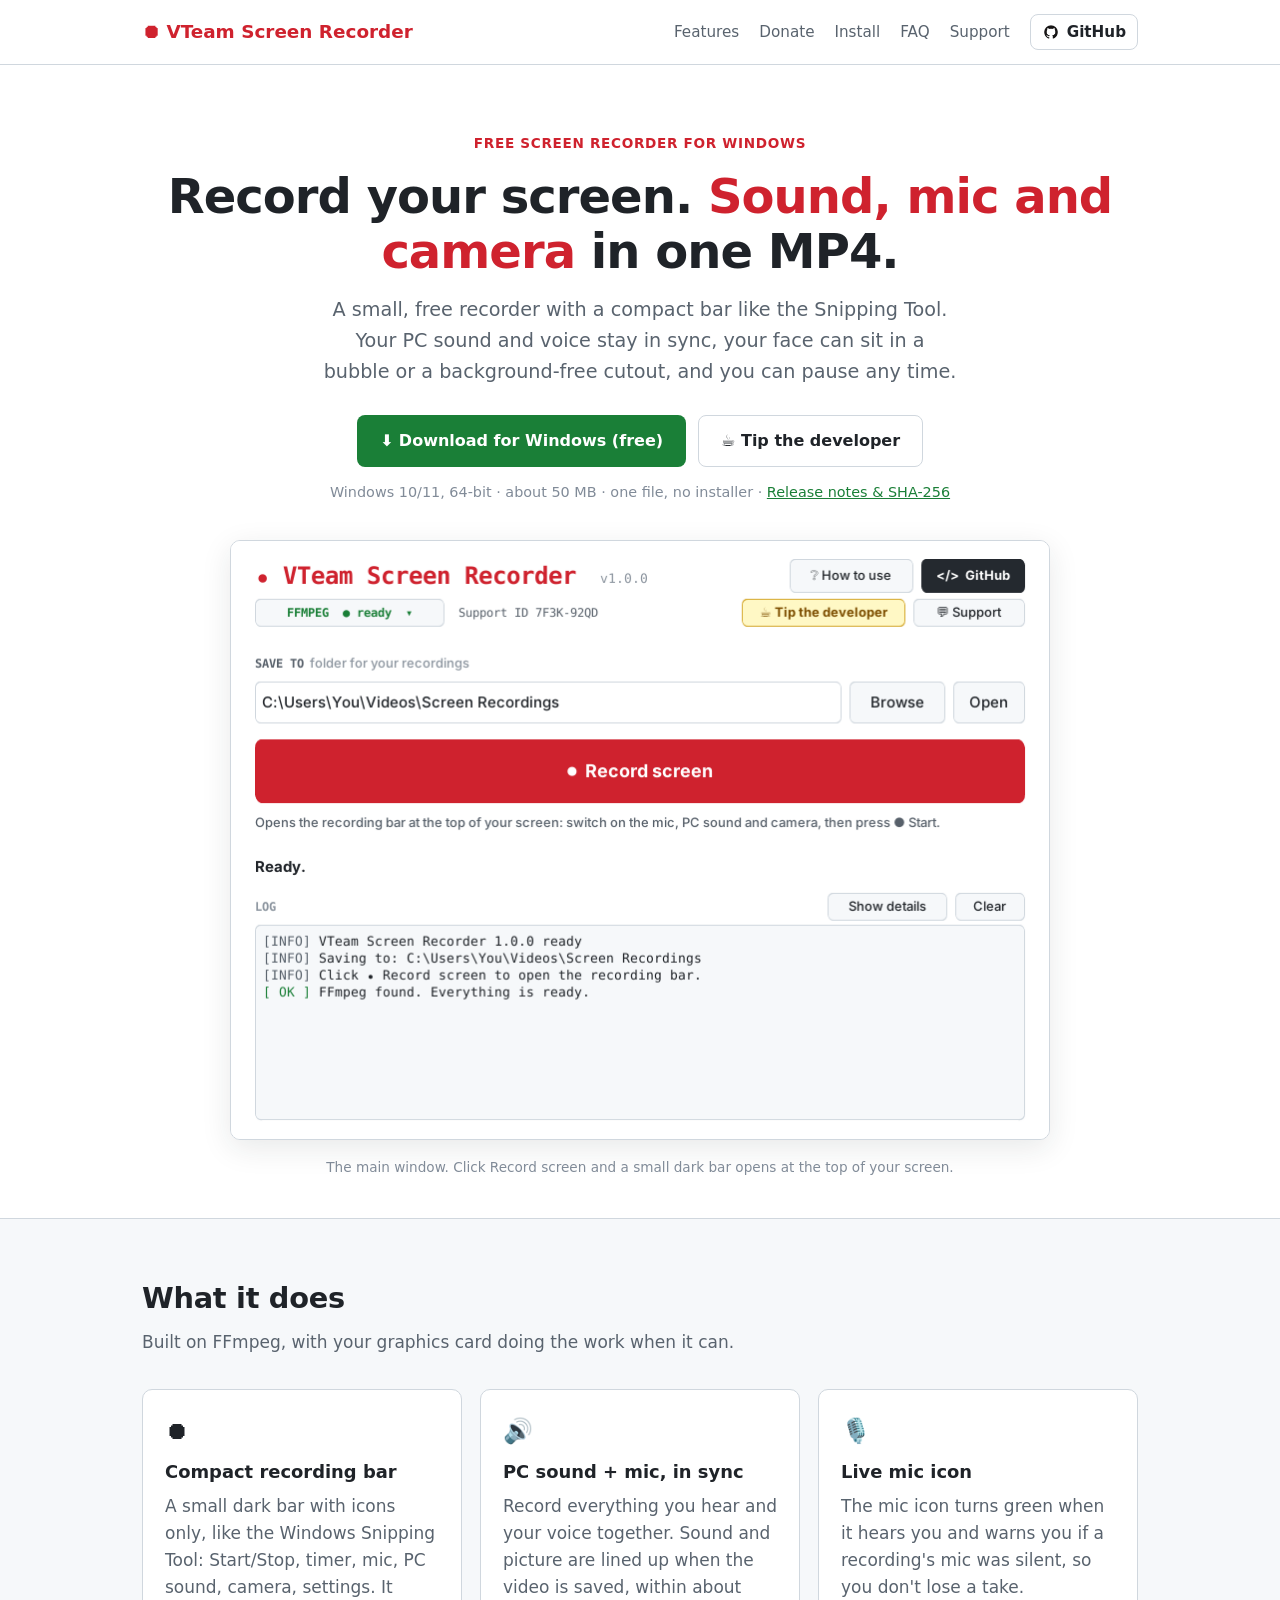
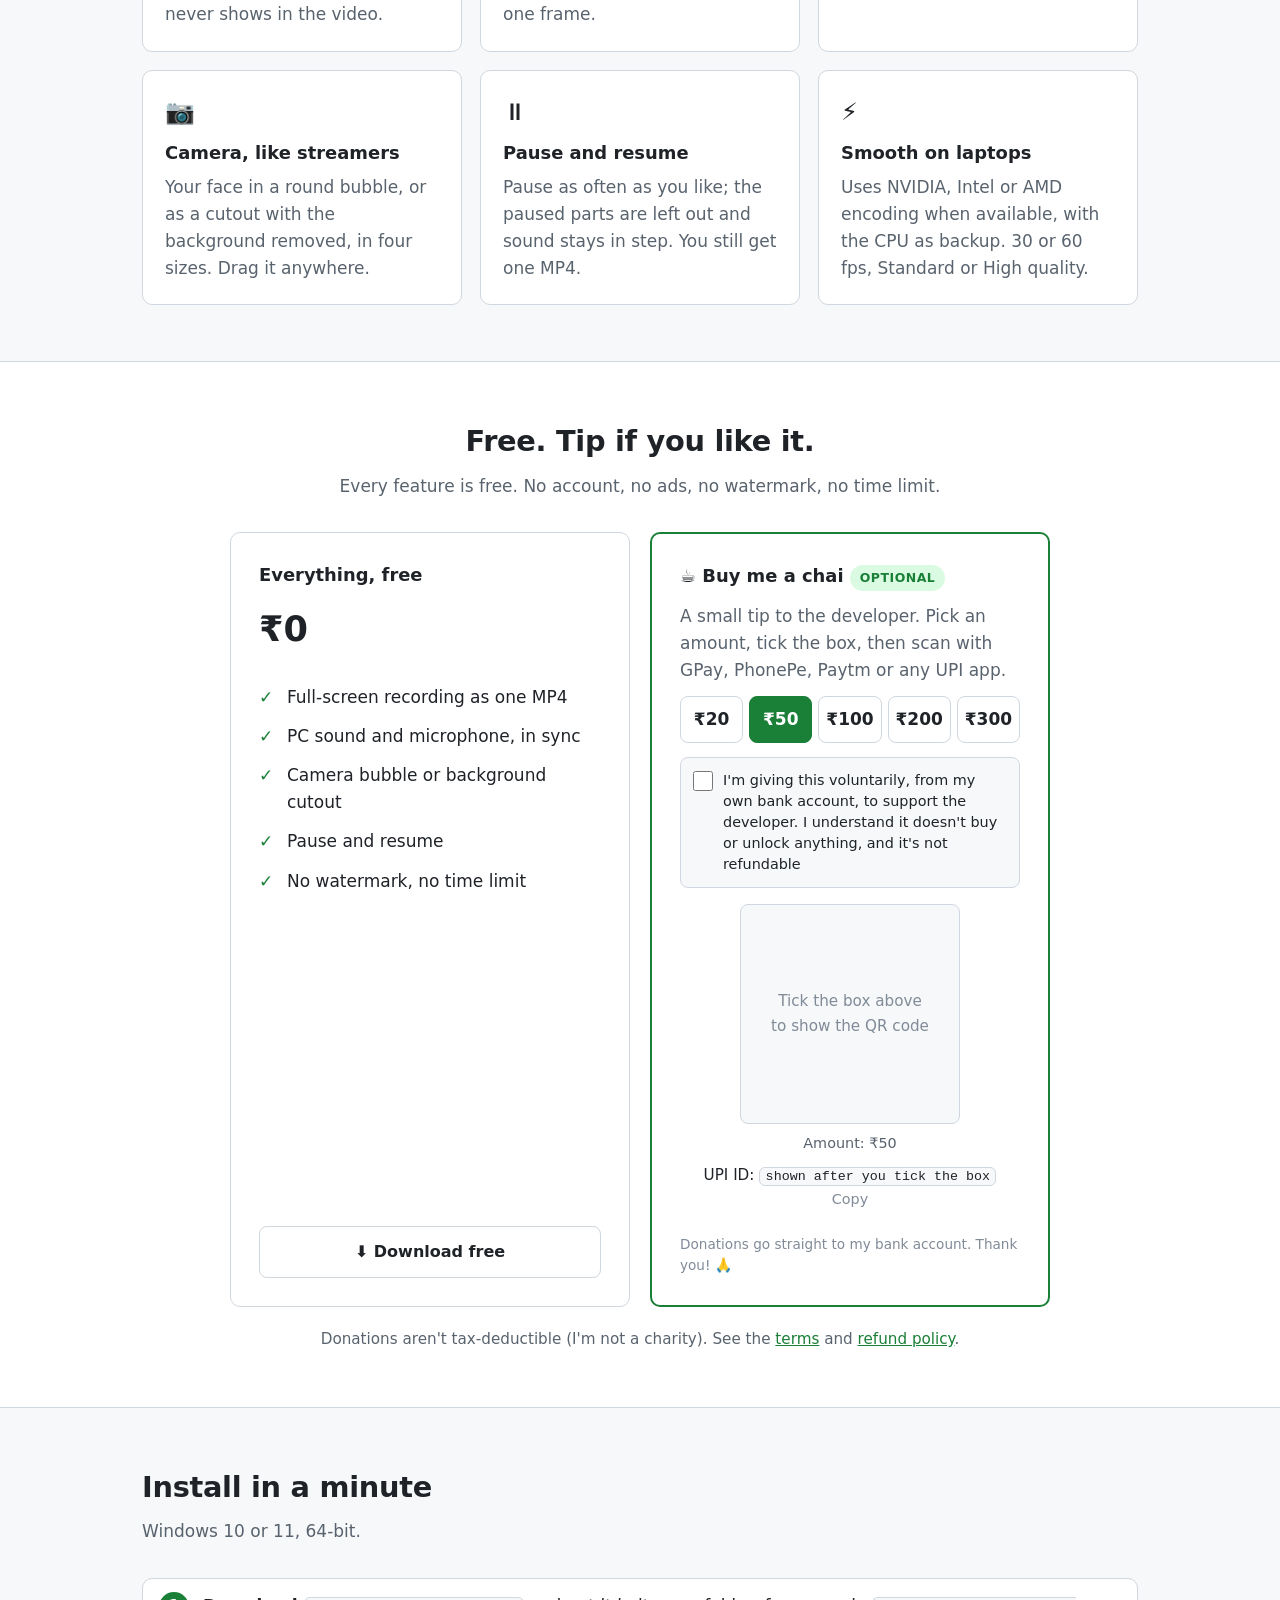
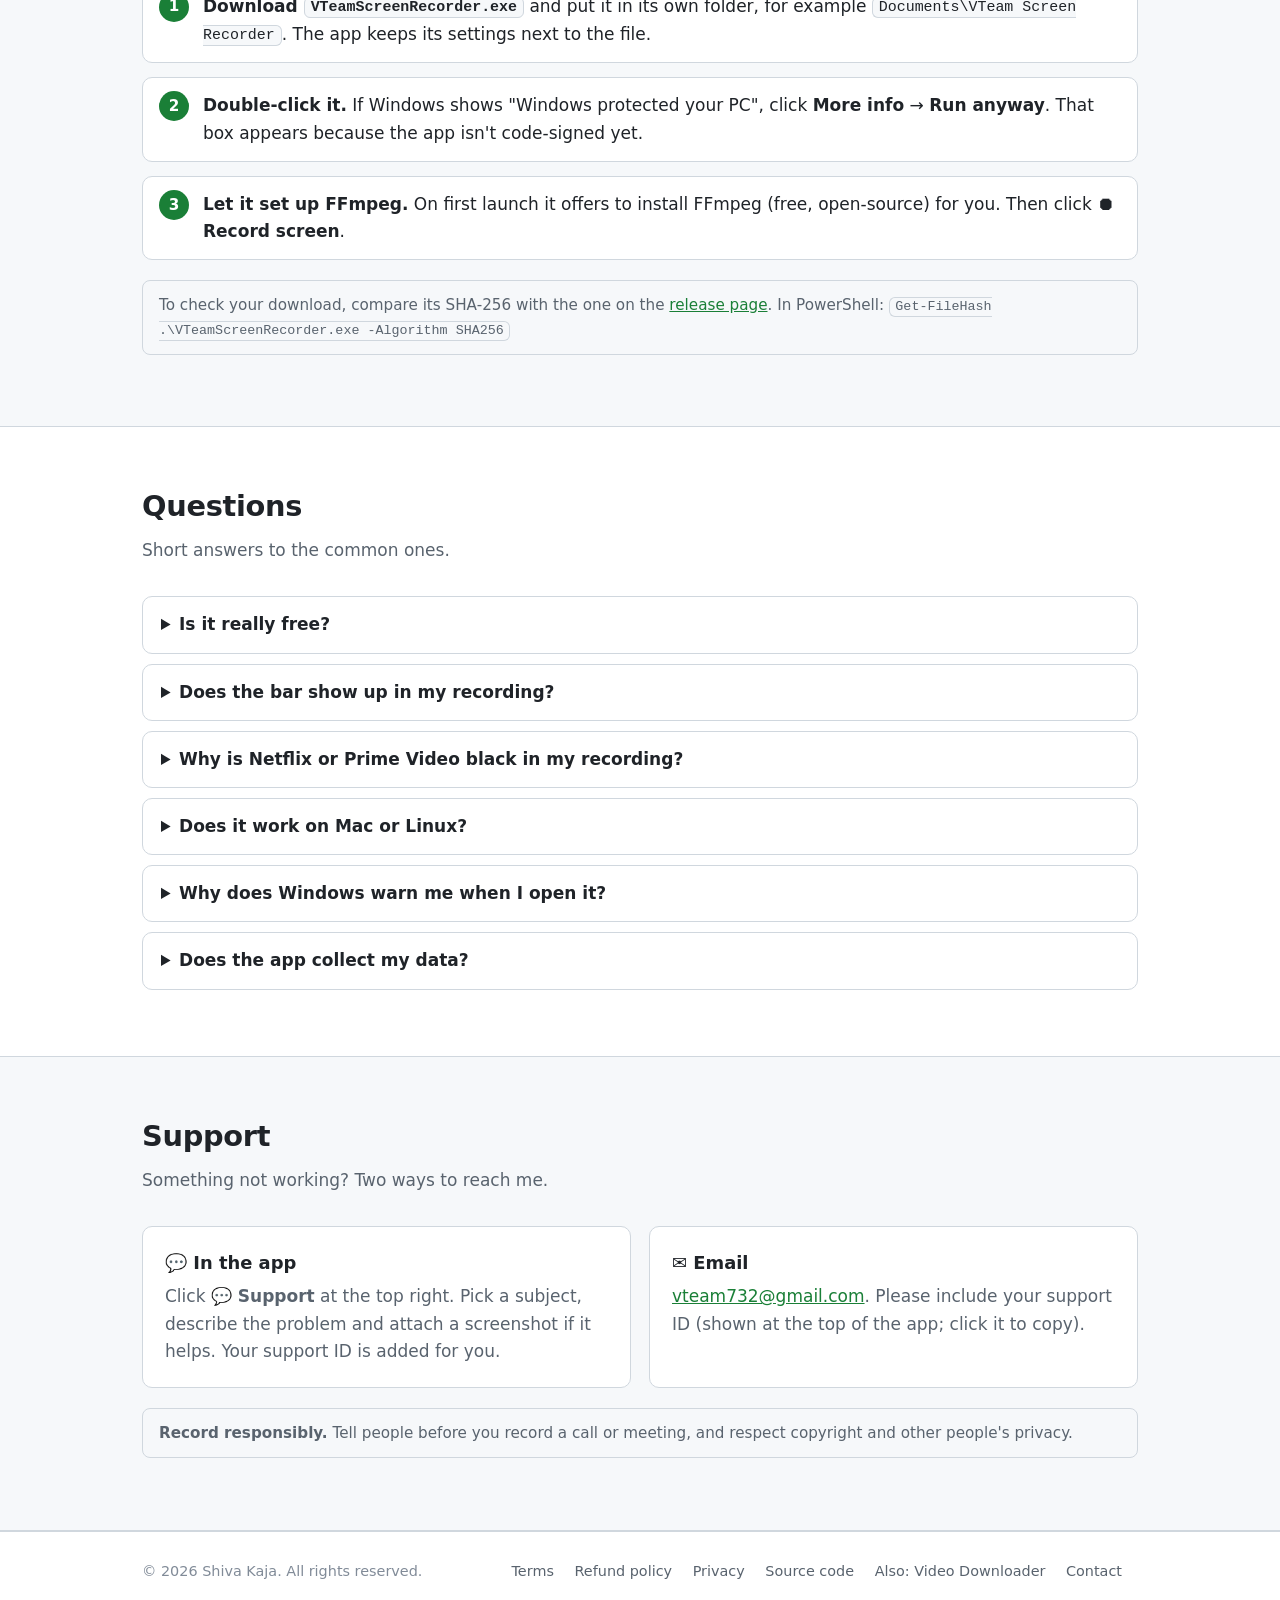
<file: docs/index.html>
<!DOCTYPE html>
<html lang="en">
<head>
  <meta charset="utf-8">
  <meta name="viewport" content="width=device-width, initial-scale=1">
  <title>VTeam Screen Recorder · free screen recorder for Windows with sound, mic and camera</title>
  <meta name="description" content="Free Windows screen recorder: record the full screen as one MP4 with PC sound and your mic, a webcam bubble or background-free cutout, and pause. A compact bar like the Snipping Tool.">
  <link rel="canonical" href="https://souldraft.github.io/vteam-screen-recorder/">
  <meta name="author" content="Shiva Kaja">
  <meta property="og:type" content="website">
  <meta property="og:site_name" content="VTeam Screen Recorder">
  <meta property="og:title" content="VTeam Screen Recorder · free screen recorder for Windows">
  <meta property="og:description" content="Record your screen with PC sound, mic and camera as one MP4. Free for Windows 10/11.">
  <meta property="og:url" content="https://souldraft.github.io/vteam-screen-recorder/">
  <meta property="og:image" content="https://souldraft.github.io/vteam-screen-recorder/screenshot-main.png">
  <meta name="twitter:card" content="summary_large_image">
  <script type="application/ld+json">
  {
    "@context": "https://schema.org",
    "@type": "SoftwareApplication",
    "name": "VTeam Screen Recorder",
    "description": "Free Windows screen recorder: full screen as one MP4 with PC sound and microphone kept in sync, webcam bubble or background-free cutout, and pause/resume.",
    "operatingSystem": "Windows 10, Windows 11",
    "applicationCategory": "MultimediaApplication",
    "softwareVersion": "1.0.0",
    "downloadUrl": "https://github.com/souldraft/vteam-screen-recorder/releases/latest",
    "url": "https://souldraft.github.io/vteam-screen-recorder/",
    "screenshot": "https://souldraft.github.io/vteam-screen-recorder/screenshot-main.png",
    "author": { "@type": "Person", "name": "Shiva Kaja", "url": "https://github.com/souldraft" },
    "offers": { "@type": "Offer", "price": "0", "priceCurrency": "INR" }
  }
  </script>
  <link rel="stylesheet" href="style.css">
  <link rel="icon" href="data:image/svg+xml,%3Csvg xmlns='http://www.w3.org/2000/svg' viewBox='0 0 100 100'%3E%3Ccircle cx='50' cy='50' r='40' fill='%23CF222E'/%3E%3C/svg%3E">
  <style>.brand { color: var(--red); } .brand:hover { color: #A40E26; } .hero h1 span { color: var(--red); } .eyebrow { color: var(--red); }</style>
</head>
<body>

<header class="site-header">
  <div class="wrap">
    <a class="brand" href="./">⏺ VTeam Screen Recorder</a>
    <nav class="nav">
      <a href="#features">Features</a>
      <a href="#donate">Donate</a>
      <a href="#install">Install</a>
      <a href="#faq">FAQ</a>
      <a href="#support">Support</a>
      <a class="gh" href="https://github.com/souldraft?tab=repositories" target="_blank" rel="noopener" title="My apps on GitHub" aria-label="Shiva Kaja's GitHub repositories"><img src="github-mark.png" alt="" width="18" height="18">GitHub</a>
    </nav>
  </div>
</header>

<main>
  <div class="wrap hero">
    <p class="eyebrow">Free screen recorder for Windows</p>
    <h1>Record your screen. <span>Sound, mic and camera</span> in one MP4.</h1>
    <p class="lead">A small, free recorder with a compact bar like the Snipping Tool. Your PC sound and voice stay in sync, your face can sit in a bubble or a background-free cutout, and you can pause any time.</p>
    <div class="actions">
      <a class="btn btn-primary" href="https://github.com/souldraft/vteam-screen-recorder/releases/latest/download/VTeamScreenRecorder.exe">⬇ Download for Windows (free)</a>
      <a class="btn btn-secondary" href="#donate">☕ Tip the developer</a>
    </div>
    <p class="small">Windows 10/11, 64-bit · about 50 MB · one file, no installer · <a href="https://github.com/souldraft/vteam-screen-recorder/releases/latest">Release notes &amp; SHA-256</a></p>

    <figure class="shot">
      <img src="screenshot-main.png" alt="VTeam Screen Recorder main window: a save folder, a big red Record screen button and a log" width="820" height="600" style="max-width:820px">
      <figcaption>The main window. Click Record screen and a small dark bar opens at the top of your screen.</figcaption>
    </figure>
  </div>

  <section id="features" class="alt">
    <div class="wrap">
      <h2>What it does</h2>
      <p class="section-lead">Built on FFmpeg, with your graphics card doing the work when it can.</p>
      <div class="grid">
        <div class="card">
          <div class="icon">⏺</div>
          <h3>Compact recording bar</h3>
          <p>A small dark bar with icons only, like the Windows Snipping Tool: Start/Stop, timer, mic, PC sound, camera, settings. It never shows in the video.</p>
        </div>
        <div class="card">
          <div class="icon">🔊</div>
          <h3>PC sound + mic, in sync</h3>
          <p>Record everything you hear and your voice together. Sound and picture are lined up when the video is saved, within about one frame.</p>
        </div>
        <div class="card">
          <div class="icon">🎙️</div>
          <h3>Live mic icon</h3>
          <p>The mic icon turns green when it hears you and warns you if a recording's mic was silent, so you don't lose a take.</p>
        </div>
        <div class="card">
          <div class="icon">📷</div>
          <h3>Camera, like streamers</h3>
          <p>Your face in a round bubble, or as a cutout with the background removed, in four sizes. Drag it anywhere.</p>
        </div>
        <div class="card">
          <div class="icon">⏸</div>
          <h3>Pause and resume</h3>
          <p>Pause as often as you like; the paused parts are left out and sound stays in step. You still get one MP4.</p>
        </div>
        <div class="card">
          <div class="icon">⚡</div>
          <h3>Smooth on laptops</h3>
          <p>Uses NVIDIA, Intel or AMD encoding when available, with the CPU as backup. 30 or 60 fps, Standard or High quality.</p>
        </div>
      </div>
    </div>
  </section>

  <section id="donate">
    <div class="wrap">
      <h2 style="text-align:center">Free. Tip if you like it.</h2>
      <p class="section-lead" style="text-align:center">Every feature is free. No account, no ads, no watermark, no time limit.</p>
      <div class="plans">
        <div class="plan">
          <h3>Everything, free</h3>
          <div class="price">₹0</div>
          <ul>
            <li>Full-screen recording as one MP4</li>
            <li>PC sound and microphone, in sync</li>
            <li>Camera bubble or background cutout</li>
            <li>Pause and resume</li>
            <li>No watermark, no time limit</li>
          </ul>
          <a class="btn btn-secondary btn-block" href="https://github.com/souldraft/vteam-screen-recorder/releases/latest/download/VTeamScreenRecorder.exe">⬇ Download free</a>
        </div>
        <div class="plan pro" id="donate-box" data-upi="shivaabhi7796-6@okicici">
          <h3>☕ Buy me a chai <span class="badge">optional</span></h3>
          <p style="margin:6px 0 12px;color:var(--muted)">A small tip to the developer. Pick an amount, tick the box, then scan with GPay, PhonePe, Paytm or any UPI app.</p>
          <div class="amounts" role="group" aria-label="Donation amount">
            <button type="button" data-amount="20">₹20</button>
            <button type="button" data-amount="50" aria-pressed="true">₹50</button>
            <button type="button" data-amount="100">₹100</button>
            <button type="button" data-amount="200">₹200</button>
            <button type="button" data-amount="300">₹300</button>
          </div>
          <label class="consent">
            <input type="checkbox" id="donate-agree" autocomplete="off">
            <span>I'm giving this voluntarily, from my own bank account, to support the developer. I understand it doesn't buy or unlock anything, and it's not refundable</span>
          </label>
          <div class="qr">
            <div id="donate-locked" class="qr-locked">Tick the box above<br>to show the QR code</div>
            <img id="donate-qr" class="hidden" alt="" width="220" height="220">
          </div>
          <p id="donate-amount-note" class="amount-note">Amount: ₹50</p>
          <p class="upi-id">UPI ID: <code id="donate-upi">shown after you tick the box</code> <button type="button" id="donate-copy" class="link-btn" disabled>Copy</button></p>
          <a id="donate-app" class="btn btn-primary btn-block mobile-only" aria-disabled="true" role="link">Open my UPI app · ₹50</a>
          <p class="small-note">Donations go straight to my bank account. Thank you! 🙏</p>
        </div>
      </div>
      <p style="max-width:820px;margin:20px auto 0;color:var(--muted);font-size:0.95rem;text-align:center">Donations aren't tax-deductible (I'm not a charity). See the <a href="terms.html">terms</a> and <a href="refund.html">refund policy</a>.</p>
    </div>
  </section>

  <section id="install" class="alt">
    <div class="wrap">
      <h2>Install in a minute</h2>
      <p class="section-lead">Windows 10 or 11, 64-bit.</p>
      <ol class="steps">
        <li><strong>Download <code>VTeamScreenRecorder.exe</code></strong> and put it in its own folder, for example <code>Documents\VTeam Screen Recorder</code>. The app keeps its settings next to the file.</li>
        <li><strong>Double-click it.</strong> If Windows shows "Windows protected your PC", click <strong>More info</strong> → <strong>Run anyway</strong>. That box appears because the app isn't code-signed yet.</li>
        <li><strong>Let it set up FFmpeg.</strong> On first launch it offers to install FFmpeg (free, open-source) for you. Then click <strong>⏺ Record screen</strong>.</li>
      </ol>
      <p class="note-plain" style="margin-top:20px">To check your download, compare its SHA-256 with the one on the <a href="https://github.com/souldraft/vteam-screen-recorder/releases/latest">release page</a>. In PowerShell: <code>Get-FileHash .\VTeamScreenRecorder.exe -Algorithm SHA256</code></p>
    </div>
  </section>

  <section id="faq">
    <div class="wrap">
      <h2>Questions</h2>
      <p class="section-lead">Short answers to the common ones.</p>
      <details>
        <summary>Is it really free?</summary>
        <p>Yes. Every feature is free, with no watermark and no time limit. Tips are optional and don't unlock anything.</p>
      </details>
      <details>
        <summary>Does the bar show up in my recording?</summary>
        <p>No. The bar and the app window are hidden from the recording (Windows 10 version 2004 or newer). The camera bubble is recorded, so people can see you.</p>
      </details>
      <details>
        <summary>Why is Netflix or Prime Video black in my recording?</summary>
        <p>Those players use DRM copy protection, which Windows blacks out in every screen recording. The app doesn't try to get around it.</p>
      </details>
      <details>
        <summary>Does it work on Mac or Linux?</summary>
        <p>No, Windows 10 and 11 (64-bit) only.</p>
      </details>
      <details>
        <summary>Why does Windows warn me when I open it?</summary>
        <p>New apps without a paid code-signing certificate get a SmartScreen warning. Download only from this site or the GitHub Releases page, and compare the SHA-256 if you want to be sure.</p>
      </details>
      <details>
        <summary>Does the app collect my data?</summary>
        <p>No analytics, no tracking, no account, and your recordings never leave your PC. It only sends something when you choose to use the Support form. Details in the <a href="privacy.html">privacy policy</a>.</p>
      </details>
    </div>
  </section>

  <section id="support" class="alt">
    <div class="wrap">
      <h2>Support</h2>
      <p class="section-lead">Something not working? Two ways to reach me.</p>
      <div class="grid">
        <div class="card">
          <h3>💬 In the app</h3>
          <p>Click <strong>💬 Support</strong> at the top right. Pick a subject, describe the problem and attach a screenshot if it helps. Your support ID is added for you.</p>
        </div>
        <div class="card">
          <h3>✉️ Email</h3>
          <p><a href="mailto:vteam732@gmail.com">vteam732@gmail.com</a>. Please include your support ID (shown at the top of the app; click it to copy).</p>
        </div>
      </div>
      <p class="note-plain" style="margin-top:20px"><strong>Record responsibly.</strong> Tell people before you record a call or meeting, and respect copyright and other people's privacy.</p>
    </div>
  </section>
</main>

<footer class="site-footer">
  <div class="wrap">
    <div>© 2026 Shiva Kaja. All rights reserved.</div>
    <div>
      <a href="terms.html">Terms</a>
      <a href="refund.html">Refund policy</a>
      <a href="privacy.html">Privacy</a>
      <a href="https://github.com/souldraft/vteam-screen-recorder">Source code</a>
      <a href="https://souldraft.github.io/video-downloader/">Also: Video Downloader</a>
      <a href="mailto:vteam732@gmail.com">Contact</a>
    </div>
  </div>
</footer>

<script>
  (function () {
    // The tick is never stored (no cookies, no localStorage): every visit starts unticked.
    var box = document.getElementById("donate-box");
    var upi = box.dataset.upi;
    var agree = document.getElementById("donate-agree");
    var qr = document.getElementById("donate-qr");
    var locked = document.getElementById("donate-locked");
    var idText = document.getElementById("donate-upi");
    var copy = document.getElementById("donate-copy");
    var app = document.getElementById("donate-app");
    var note = document.getElementById("donate-amount-note");
    var buttons = document.querySelectorAll(".amounts button");
    var amount = "50";
    function link(a) {
      return "upi://pay?pa=" + encodeURIComponent(upi).replace("%40", "@") + "&pn=VTeam%20Screen%20Recorder&am=" +
        a + ".00&cu=INR&tn=VTeam%20Screen%20Recorder%20voluntary%20donation";
    }
    function render() {
      buttons.forEach(function (b) { b.setAttribute("aria-pressed", b.dataset.amount === amount ? "true" : "false"); });
      app.textContent = "Open my UPI app · ₹" + amount;
      if (agree.checked) {
        qr.src = "donate/qr-" + amount + ".png";
        qr.alt = "UPI QR code for a ₹" + amount + " donation";
        qr.classList.remove("hidden"); locked.classList.add("hidden");
        note.textContent = "Scan with any UPI app to give ₹" + amount + ".";
        idText.textContent = upi; copy.disabled = false;
        app.href = link(amount); app.removeAttribute("aria-disabled");
      } else {
        qr.removeAttribute("src"); qr.alt = "";
        qr.classList.add("hidden"); locked.classList.remove("hidden");
        note.textContent = "Amount: ₹" + amount;
        idText.textContent = "shown after you tick the box"; copy.disabled = true;
        app.removeAttribute("href"); app.setAttribute("aria-disabled", "true");
      }
    }
    buttons.forEach(function (b) { b.addEventListener("click", function () { amount = b.dataset.amount; render(); }); });
    agree.addEventListener("change", render);
    copy.addEventListener("click", function () {
      if (!agree.checked) return;
      function done() { copy.textContent = "Copied ✓"; setTimeout(function () { copy.textContent = "Copy"; }, 1500); }
      if (navigator.clipboard && window.isSecureContext) navigator.clipboard.writeText(upi).then(done);
    });
    // browsers can restore a ticked box on Back/Forward: always start unticked
    window.addEventListener("pageshow", function () { agree.checked = false; render(); });
    agree.checked = false;
    render();
  })();
</script>
</body>
</html>
</file>
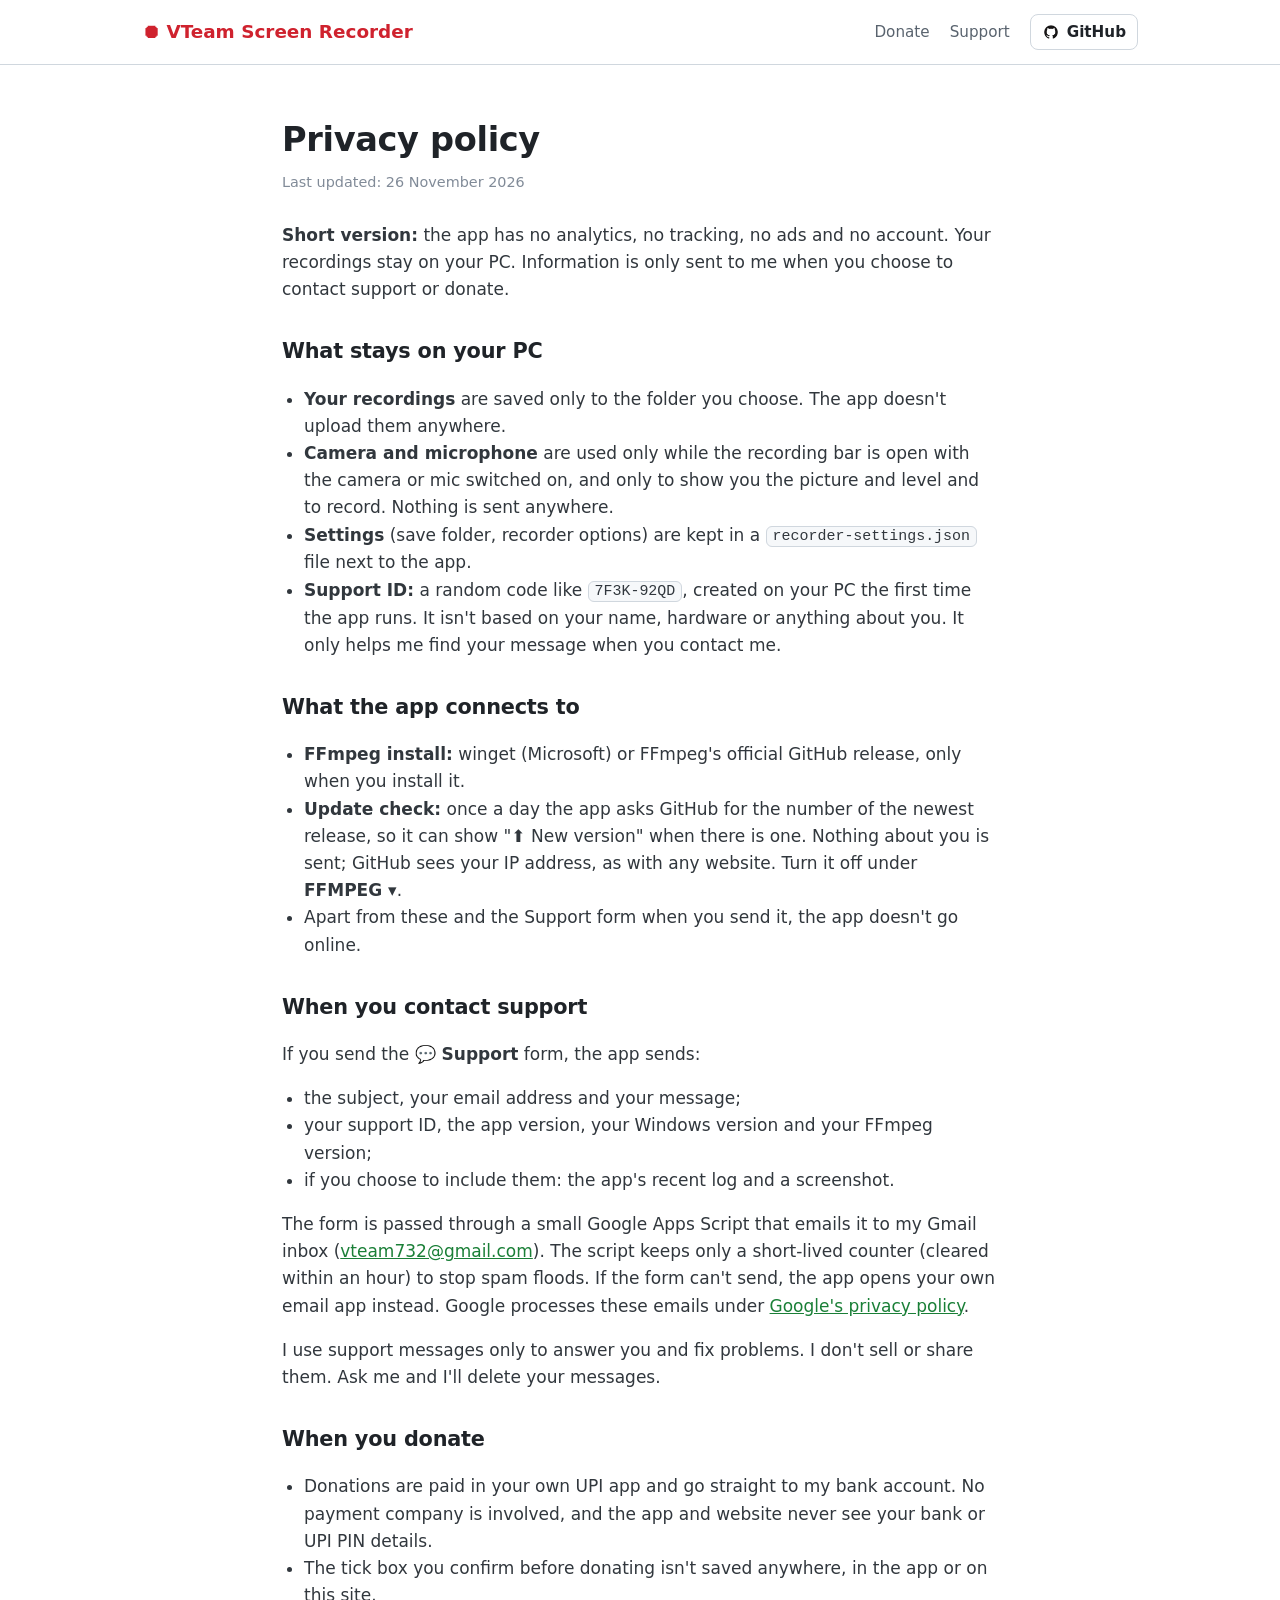
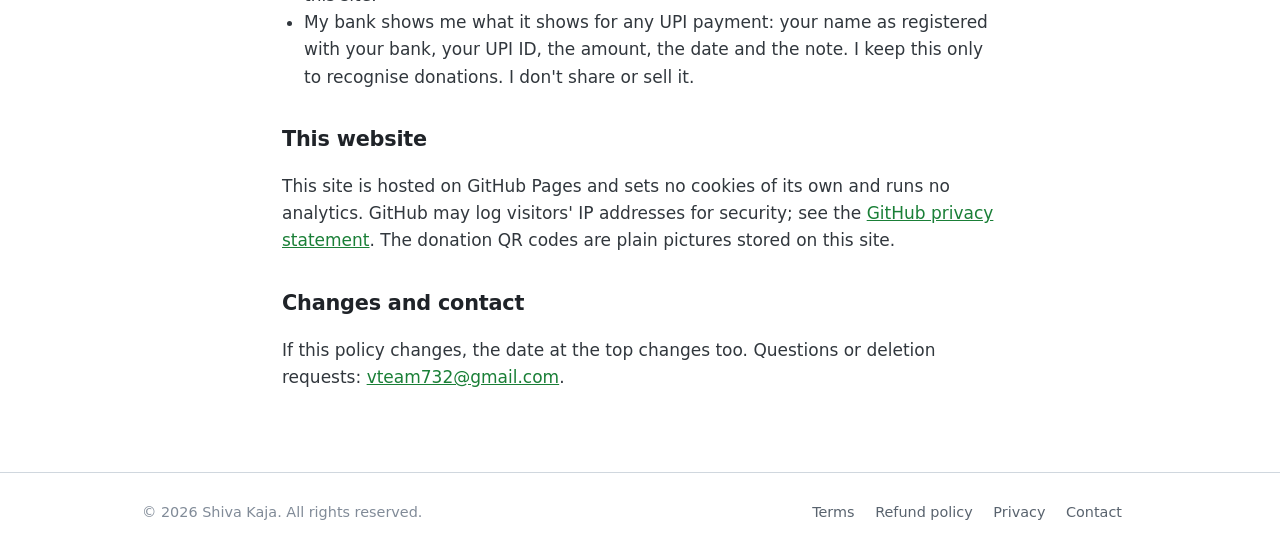
<file: docs/privacy.html>
<!DOCTYPE html>
<html lang="en">
<head>
  <meta charset="utf-8">
  <meta name="viewport" content="width=device-width, initial-scale=1">
  <title>Privacy policy · VTeam Screen Recorder</title>
  <link rel="stylesheet" href="style.css">
  <link rel="icon" href="data:image/svg+xml,%3Csvg xmlns='http://www.w3.org/2000/svg' viewBox='0 0 100 100'%3E%3Ccircle cx='50' cy='50' r='40' fill='%23CF222E'/%3E%3C/svg%3E">
  <style>.brand { color: var(--red); } .brand:hover { color: #A40E26; }</style>
</head>
<body>

<header class="site-header">
  <div class="wrap">
    <a class="brand" href="./">⏺ VTeam Screen Recorder</a>
    <nav class="nav">
      <a href="./#donate">Donate</a>
      <a href="./#support">Support</a>
      <a class="gh" href="https://github.com/souldraft?tab=repositories" target="_blank" rel="noopener" title="My apps on GitHub" aria-label="Shiva Kaja's GitHub repositories"><img src="github-mark.png" alt="" width="18" height="18">GitHub</a>
    </nav>
  </div>
</header>

<main class="page">
  <h1>Privacy policy</h1>
  <p class="updated">Last updated: 26 November 2026</p>

  <p><strong>Short version:</strong> the app has no analytics, no tracking, no ads and no account. Your recordings stay on your PC. Information is only sent to me when you choose to contact support or donate.</p>

  <h2>What stays on your PC</h2>
  <ul>
    <li><strong>Your recordings</strong> are saved only to the folder you choose. The app doesn't upload them anywhere.</li>
    <li><strong>Camera and microphone</strong> are used only while the recording bar is open with the camera or mic switched on, and only to show you the picture and level and to record. Nothing is sent anywhere.</li>
    <li><strong>Settings</strong> (save folder, recorder options) are kept in a <code>recorder-settings.json</code> file next to the app.</li>
    <li><strong>Support ID:</strong> a random code like <code>7F3K-92QD</code>, created on your PC the first time the app runs. It isn't based on your name, hardware or anything about you. It only helps me find your message when you contact me.</li>
  </ul>

  <h2>What the app connects to</h2>
  <ul>
    <li><strong>FFmpeg install:</strong> winget (Microsoft) or FFmpeg's official GitHub release, only when you install it.</li>
    <li><strong>Update check:</strong> once a day the app asks GitHub for the number of the newest release, so it can show "⬆ New version" when there is one. Nothing about you is sent; GitHub sees your IP address, as with any website. Turn it off under <strong>FFMPEG ▾</strong>.</li>
    <li>Apart from these and the Support form when you send it, the app doesn't go online.</li>
  </ul>

  <h2>When you contact support</h2>
  <p>If you send the <strong>💬 Support</strong> form, the app sends:</p>
  <ul>
    <li>the subject, your email address and your message;</li>
    <li>your support ID, the app version, your Windows version and your FFmpeg version;</li>
    <li>if you choose to include them: the app's recent log and a screenshot.</li>
  </ul>
  <p>The form is passed through a small Google Apps Script that emails it to my Gmail inbox (<a href="mailto:vteam732@gmail.com">vteam732@gmail.com</a>). The script keeps only a short-lived counter (cleared within an hour) to stop spam floods. If the form can't send, the app opens your own email app instead. Google processes these emails under <a href="https://policies.google.com/privacy">Google's privacy policy</a>.</p>
  <p>I use support messages only to answer you and fix problems. I don't sell or share them. Ask me and I'll delete your messages.</p>

  <h2>When you donate</h2>
  <ul>
    <li>Donations are paid in your own UPI app and go straight to my bank account. No payment company is involved, and the app and website never see your bank or UPI PIN details.</li>
    <li>The tick box you confirm before donating isn't saved anywhere, in the app or on this site.</li>
    <li>My bank shows me what it shows for any UPI payment: your name as registered with your bank, your UPI ID, the amount, the date and the note. I keep this only to recognise donations. I don't share or sell it.</li>
  </ul>

  <h2>This website</h2>
  <p>This site is hosted on GitHub Pages and sets no cookies of its own and runs no analytics. GitHub may log visitors' IP addresses for security; see the <a href="https://docs.github.com/en/site-policy/privacy-policies/github-general-privacy-statement">GitHub privacy statement</a>. The donation QR codes are plain pictures stored on this site.</p>

  <h2>Changes and contact</h2>
  <p>If this policy changes, the date at the top changes too. Questions or deletion requests: <a href="mailto:vteam732@gmail.com">vteam732@gmail.com</a>.</p>
</main>

<footer class="site-footer">
  <div class="wrap">
    <div>© 2026 Shiva Kaja. All rights reserved.</div>
    <div>
      <a href="terms.html">Terms</a>
      <a href="refund.html">Refund policy</a>
      <a href="privacy.html">Privacy</a>
      <a href="mailto:vteam732@gmail.com">Contact</a>
    </div>
  </div>
</footer>

</body>
</html>
</file>
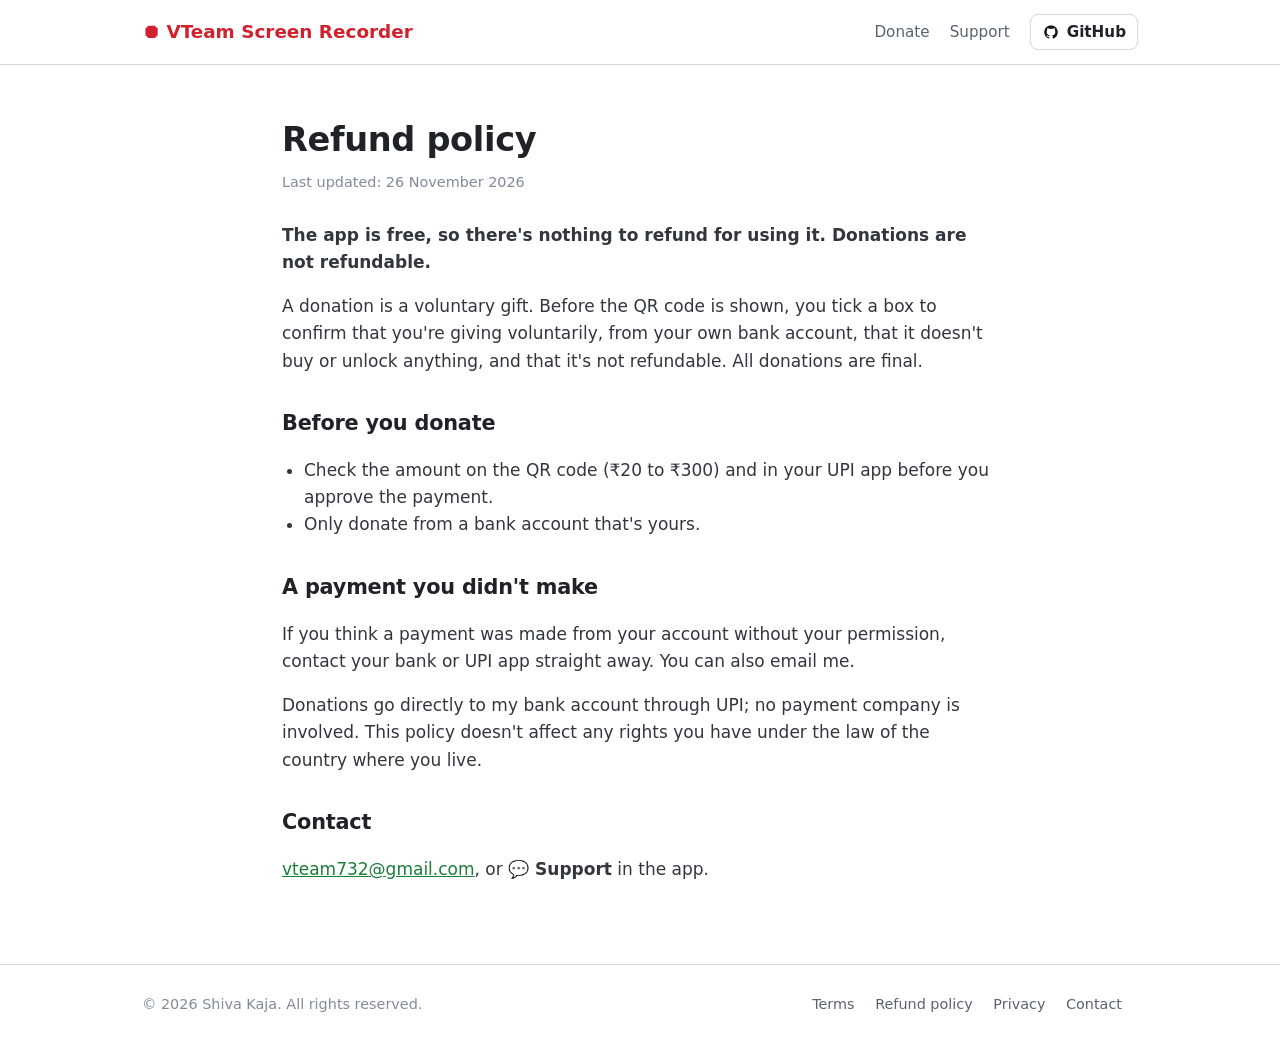
<file: docs/refund.html>
<!DOCTYPE html>
<html lang="en">
<head>
  <meta charset="utf-8">
  <meta name="viewport" content="width=device-width, initial-scale=1">
  <title>Refund policy · VTeam Screen Recorder</title>
  <link rel="stylesheet" href="style.css">
  <link rel="icon" href="data:image/svg+xml,%3Csvg xmlns='http://www.w3.org/2000/svg' viewBox='0 0 100 100'%3E%3Ccircle cx='50' cy='50' r='40' fill='%23CF222E'/%3E%3C/svg%3E">
  <style>.brand { color: var(--red); } .brand:hover { color: #A40E26; }</style>
</head>
<body>

<header class="site-header">
  <div class="wrap">
    <a class="brand" href="./">⏺ VTeam Screen Recorder</a>
    <nav class="nav">
      <a href="./#donate">Donate</a>
      <a href="./#support">Support</a>
      <a class="gh" href="https://github.com/souldraft?tab=repositories" target="_blank" rel="noopener" title="My apps on GitHub" aria-label="Shiva Kaja's GitHub repositories"><img src="github-mark.png" alt="" width="18" height="18">GitHub</a>
    </nav>
  </div>
</header>

<main class="page">
  <h1>Refund policy</h1>
  <p class="updated">Last updated: 26 November 2026</p>

  <p><strong>The app is free, so there's nothing to refund for using it. Donations are not refundable.</strong></p>

  <p>A donation is a voluntary gift. Before the QR code is shown, you tick a box to confirm that you're giving voluntarily, from your own bank account, that it doesn't buy or unlock anything, and that it's not refundable. All donations are final.</p>

  <h2>Before you donate</h2>
  <ul>
    <li>Check the amount on the QR code (₹20 to ₹300) and in your UPI app before you approve the payment.</li>
    <li>Only donate from a bank account that's yours.</li>
  </ul>

  <h2>A payment you didn't make</h2>
  <p>If you think a payment was made from your account without your permission, contact your bank or UPI app straight away. You can also email me.</p>

  <p>Donations go directly to my bank account through UPI; no payment company is involved. This policy doesn't affect any rights you have under the law of the country where you live.</p>

  <h2>Contact</h2>
  <p><a href="mailto:vteam732@gmail.com">vteam732@gmail.com</a>, or <strong>💬 Support</strong> in the app.</p>
</main>

<footer class="site-footer">
  <div class="wrap">
    <div>© 2026 Shiva Kaja. All rights reserved.</div>
    <div>
      <a href="terms.html">Terms</a>
      <a href="refund.html">Refund policy</a>
      <a href="privacy.html">Privacy</a>
      <a href="mailto:vteam732@gmail.com">Contact</a>
    </div>
  </div>
</footer>

</body>
</html>
</file>
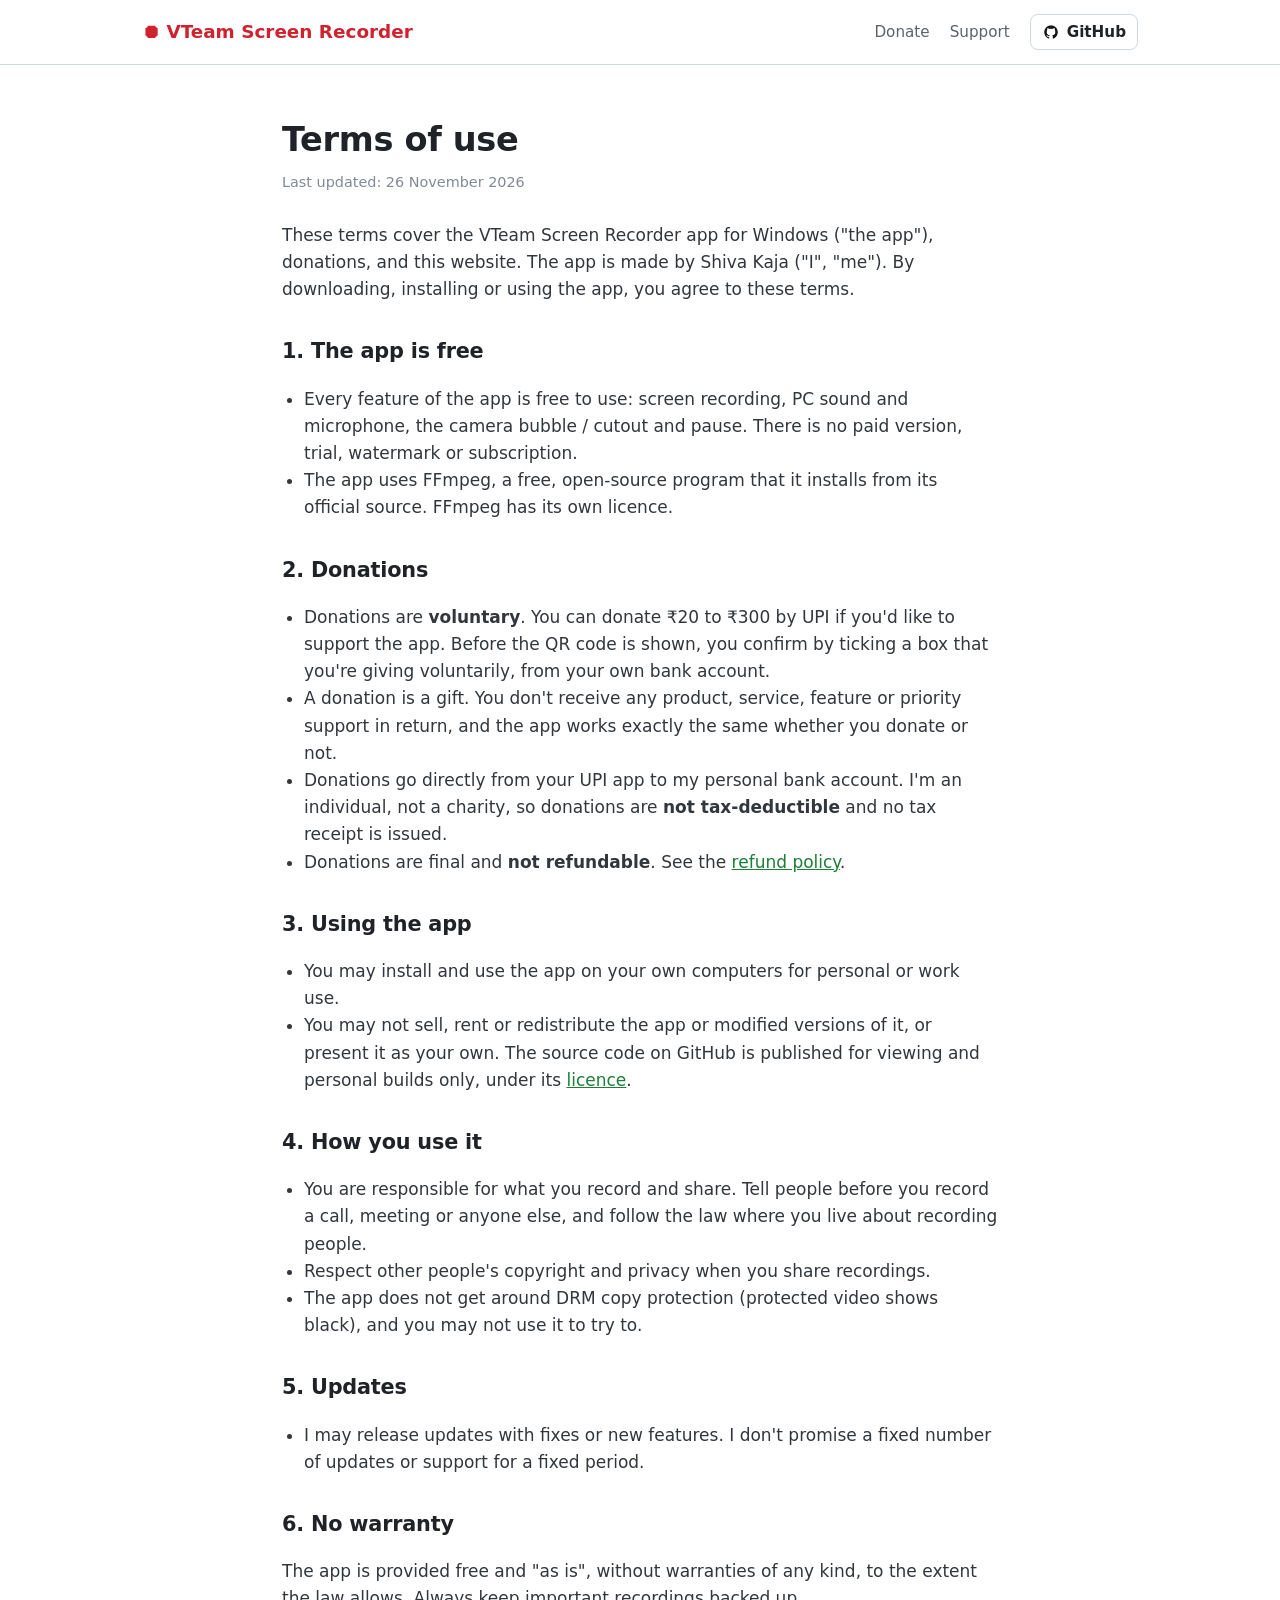
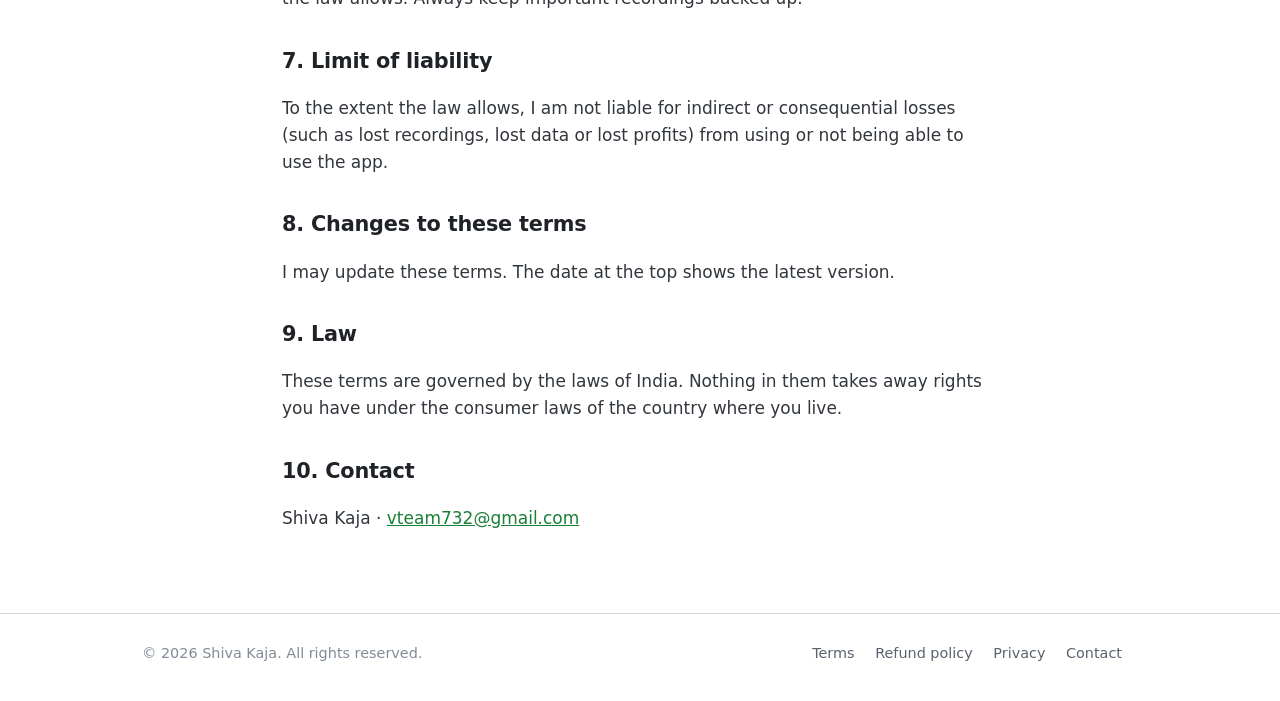
<file: docs/terms.html>
<!DOCTYPE html>
<html lang="en">
<head>
  <meta charset="utf-8">
  <meta name="viewport" content="width=device-width, initial-scale=1">
  <title>Terms of use · VTeam Screen Recorder</title>
  <link rel="stylesheet" href="style.css">
  <link rel="icon" href="data:image/svg+xml,%3Csvg xmlns='http://www.w3.org/2000/svg' viewBox='0 0 100 100'%3E%3Ccircle cx='50' cy='50' r='40' fill='%23CF222E'/%3E%3C/svg%3E">
  <style>.brand { color: var(--red); } .brand:hover { color: #A40E26; }</style>
</head>
<body>

<header class="site-header">
  <div class="wrap">
    <a class="brand" href="./">⏺ VTeam Screen Recorder</a>
    <nav class="nav">
      <a href="./#donate">Donate</a>
      <a href="./#support">Support</a>
      <a class="gh" href="https://github.com/souldraft?tab=repositories" target="_blank" rel="noopener" title="My apps on GitHub" aria-label="Shiva Kaja's GitHub repositories"><img src="github-mark.png" alt="" width="18" height="18">GitHub</a>
    </nav>
  </div>
</header>

<main class="page">
  <h1>Terms of use</h1>
  <p class="updated">Last updated: 26 November 2026</p>

  <p>These terms cover the VTeam Screen Recorder app for Windows ("the app"), donations, and this website. The app is made by Shiva Kaja ("I", "me"). By downloading, installing or using the app, you agree to these terms.</p>

  <h2>1. The app is free</h2>
  <ul>
    <li>Every feature of the app is free to use: screen recording, PC sound and microphone, the camera bubble / cutout and pause. There is no paid version, trial, watermark or subscription.</li>
    <li>The app uses FFmpeg, a free, open-source program that it installs from its official source. FFmpeg has its own licence.</li>
  </ul>

  <h2>2. Donations</h2>
  <ul>
    <li>Donations are <strong>voluntary</strong>. You can donate ₹20 to ₹300 by UPI if you'd like to support the app. Before the QR code is shown, you confirm by ticking a box that you're giving voluntarily, from your own bank account.</li>
    <li>A donation is a gift. You don't receive any product, service, feature or priority support in return, and the app works exactly the same whether you donate or not.</li>
    <li>Donations go directly from your UPI app to my personal bank account. I'm an individual, not a charity, so donations are <strong>not tax-deductible</strong> and no tax receipt is issued.</li>
    <li>Donations are final and <strong>not refundable</strong>. See the <a href="refund.html">refund policy</a>.</li>
  </ul>

  <h2>3. Using the app</h2>
  <ul>
    <li>You may install and use the app on your own computers for personal or work use.</li>
    <li>You may not sell, rent or redistribute the app or modified versions of it, or present it as your own. The source code on GitHub is published for viewing and personal builds only, under its <a href="https://github.com/souldraft/vteam-screen-recorder/blob/main/LICENSE">licence</a>.</li>
  </ul>

  <h2>4. How you use it</h2>
  <ul>
    <li>You are responsible for what you record and share. Tell people before you record a call, meeting or anyone else, and follow the law where you live about recording people.</li>
    <li>Respect other people's copyright and privacy when you share recordings.</li>
    <li>The app does not get around DRM copy protection (protected video shows black), and you may not use it to try to.</li>
  </ul>

  <h2>5. Updates</h2>
  <ul>
    <li>I may release updates with fixes or new features. I don't promise a fixed number of updates or support for a fixed period.</li>
  </ul>

  <h2>6. No warranty</h2>
  <p>The app is provided free and "as is", without warranties of any kind, to the extent the law allows. Always keep important recordings backed up.</p>

  <h2>7. Limit of liability</h2>
  <p>To the extent the law allows, I am not liable for indirect or consequential losses (such as lost recordings, lost data or lost profits) from using or not being able to use the app.</p>

  <h2>8. Changes to these terms</h2>
  <p>I may update these terms. The date at the top shows the latest version.</p>

  <h2>9. Law</h2>
  <p>These terms are governed by the laws of India. Nothing in them takes away rights you have under the consumer laws of the country where you live.</p>

  <h2>10. Contact</h2>
  <p>Shiva Kaja · <a href="mailto:vteam732@gmail.com">vteam732@gmail.com</a></p>
</main>

<footer class="site-footer">
  <div class="wrap">
    <div>© 2026 Shiva Kaja. All rights reserved.</div>
    <div>
      <a href="terms.html">Terms</a>
      <a href="refund.html">Refund policy</a>
      <a href="privacy.html">Privacy</a>
      <a href="mailto:vteam732@gmail.com">Contact</a>
    </div>
  </div>
</footer>

</body>
</html>
</file>
<file: docs/style.css>
/* Video Downloader website: white theme, green accent (same as the app) */
:root {
  --green: #1A7F37;
  --green-hover: #156D2E;
  --green-soft: #DAFBE1;
  --text: #1F2328;
  --muted: #59636E;
  --faint: #818B98;
  --border: #D0D7DE;
  --surface: #F6F8FA;
  --amber-bg: #FFF8C5;
  --amber-border: #D4A72C;
  --amber-text: #7D4E00;
  --red: #CF222E;
  --radius: 10px;
  --max: 1040px;
}

* { box-sizing: border-box; }

html { -webkit-text-size-adjust: 100%; }

body {
  margin: 0;
  font-family: "Segoe UI", system-ui, -apple-system, Roboto, "Helvetica Neue", Arial, sans-serif;
  font-size: 17px;
  line-height: 1.6;
  color: var(--text);
  background: #FFFFFF;
}

a { color: var(--green); }
a:hover { color: var(--green-hover); }

code, .mono {
  font-family: "Cascadia Mono", Consolas, "SFMono-Regular", Menlo, monospace;
  font-size: 0.88em;
}

code {
  background: var(--surface);
  border: 1px solid var(--border);
  border-radius: 6px;
  padding: 0.1em 0.4em;
}

.wrap { max-width: var(--max); margin: 0 auto; padding: 0 22px; }

/* ---------- header ---------- */
.site-header { border-bottom: 1px solid var(--border); background: #FFFFFF; }
.site-header .wrap { display: flex; align-items: center; justify-content: space-between; gap: 16px; min-height: 64px; flex-wrap: wrap; }
.brand { font-weight: 700; font-size: 1.15rem; color: var(--green); text-decoration: none; white-space: nowrap; }
.brand:hover { color: var(--green-hover); }
.nav { display: flex; gap: 20px; flex-wrap: wrap; }
.nav a { color: var(--muted); text-decoration: none; font-size: 0.95rem; }
.nav a:hover { color: var(--text); }

/* ---------- buttons ---------- */
.btn {
  display: inline-block;
  padding: 12px 22px;
  border-radius: 8px;
  font-weight: 600;
  font-size: 1rem;
  text-decoration: none;
  border: 1px solid transparent;
  cursor: pointer;
  font-family: inherit;
}
.btn-primary { background: var(--green); color: #FFFFFF; }
.btn-primary:hover { background: var(--green-hover); color: #FFFFFF; }
.btn-secondary { background: #FFFFFF; color: var(--text); border-color: var(--border); }
.btn-secondary:hover { background: var(--surface); color: var(--text); }
.btn[aria-disabled="true"], .btn:disabled { background: var(--surface); color: var(--faint); border-color: var(--border); cursor: not-allowed; }
.btn-block { display: block; width: 100%; text-align: center; }

/* ---------- hero ---------- */
.hero { padding: 64px 0 40px; text-align: center; }
.hero h1 { font-size: clamp(2rem, 5vw, 3rem); line-height: 1.15; margin: 0 0 16px; letter-spacing: -0.02em; }
.hero h1 span { color: var(--green); }
.hero p.lead { font-size: 1.2rem; color: var(--muted); max-width: 640px; margin: 0 auto 28px; }
.hero .actions { display: flex; gap: 12px; justify-content: center; flex-wrap: wrap; }
.hero .small { color: var(--faint); font-size: 0.9rem; margin-top: 14px; }

.shot { margin: 36px auto 0; max-width: 900px; }
.shot img { width: 100%; height: auto; border: 1px solid var(--border); border-radius: var(--radius); box-shadow: 0 8px 30px rgba(31, 35, 40, 0.10); }
.shot figcaption { color: var(--faint); font-size: 0.85rem; margin-top: 8px; text-align: center; }

/* ---------- sections ---------- */
section { padding: 56px 0; }
section.alt { background: var(--surface); border-top: 1px solid var(--border); border-bottom: 1px solid var(--border); }
h2 { font-size: 1.8rem; margin: 0 0 8px; letter-spacing: -0.01em; }
h3 { font-size: 1.12rem; margin: 0 0 6px; }
.section-lead { color: var(--muted); margin: 0 0 32px; }

.grid { display: grid; gap: 18px; grid-template-columns: repeat(auto-fit, minmax(260px, 1fr)); }
.card { background: #FFFFFF; border: 1px solid var(--border); border-radius: var(--radius); padding: 22px; }
.card p { margin: 0; color: var(--muted); }
.card .icon { font-size: 1.5rem; margin-bottom: 8px; }

/* ---------- pricing ---------- */
.plans { display: grid; gap: 20px; grid-template-columns: repeat(auto-fit, minmax(280px, 1fr)); max-width: 820px; margin: 0 auto; }
.plan { background: #FFFFFF; border: 1px solid var(--border); border-radius: var(--radius); padding: 28px; display: flex; flex-direction: column; }
.plan.pro { border: 2px solid var(--green); }
.plan .price { font-size: 2.2rem; font-weight: 700; margin: 6px 0 2px; }
.plan .price small { font-size: 1rem; font-weight: 400; color: var(--muted); }
.plan ul { list-style: none; padding: 0; margin: 18px 0 24px; flex: 1; }
.plan li { padding: 6px 0 6px 28px; position: relative; }
.plan li::before { content: "✓"; position: absolute; left: 0; color: var(--green); font-weight: 700; }
.plan li.no { color: var(--faint); }
.plan li.no::before { content: "–"; color: var(--faint); }
.badge { display: inline-block; font-size: 0.78rem; font-weight: 700; letter-spacing: 0.04em; text-transform: uppercase; color: var(--green); background: var(--green-soft); border-radius: 999px; padding: 3px 10px; }

.note { background: var(--amber-bg); border: 1px solid var(--amber-border); color: var(--amber-text); border-radius: 8px; padding: 12px 16px; font-size: 0.95rem; }
.note-plain { background: var(--surface); border: 1px solid var(--border); border-radius: 8px; padding: 12px 16px; font-size: 0.95rem; color: var(--muted); }

/* ---------- steps ---------- */
ol.steps { counter-reset: step; list-style: none; padding: 0; margin: 0; display: grid; gap: 14px; }
ol.steps li { counter-increment: step; position: relative; padding: 14px 16px 14px 60px; background: #FFFFFF; border: 1px solid var(--border); border-radius: var(--radius); }
ol.steps li::before { content: counter(step); position: absolute; left: 16px; top: 13px; width: 30px; height: 30px; border-radius: 50%; background: var(--green); color: #FFFFFF; font-weight: 700; display: flex; align-items: center; justify-content: center; font-size: 0.95rem; }

/* ---------- FAQ ---------- */
details { border: 1px solid var(--border); border-radius: var(--radius); padding: 14px 18px; background: #FFFFFF; margin-bottom: 10px; }
details summary { cursor: pointer; font-weight: 600; }
details p { margin: 10px 0 0; color: var(--muted); }

/* ---------- text pages (terms, privacy, refund) ---------- */
.page { max-width: 760px; margin: 0 auto; padding: 48px 22px 64px; }
.page h1 { font-size: 2.1rem; margin: 0 0 4px; letter-spacing: -0.01em; }
.page .updated { color: var(--faint); font-size: 0.9rem; margin: 0 0 28px; }
.page h2 { font-size: 1.3rem; margin: 32px 0 8px; }
.page p, .page li { color: #31373D; }
.page ul { padding-left: 22px; }

/* ---------- thanks page ---------- */
.keybox { display: flex; gap: 10px; flex-wrap: wrap; align-items: stretch; margin: 12px 0 8px; }
.keybox output { flex: 1; min-width: 220px; font-family: "Cascadia Mono", Consolas, Menlo, monospace; font-size: 1.05rem; background: var(--surface); border: 1px solid var(--border); border-radius: 8px; padding: 12px 14px; word-break: break-all; user-select: all; }
.hidden { display: none !important; }

/* ---------- footer ---------- */
.site-footer { border-top: 1px solid var(--border); padding: 28px 0 36px; color: var(--faint); font-size: 0.9rem; }
.site-footer .wrap { display: flex; justify-content: space-between; gap: 16px; flex-wrap: wrap; }
.site-footer a { color: var(--muted); text-decoration: none; margin-right: 16px; }
.site-footer a:hover { color: var(--text); }

@media (max-width: 600px) {
  body { font-size: 16px; }
  .hero { padding: 40px 0 28px; }
  section { padding: 40px 0; }
  .nav { gap: 14px; }
}

/* GitHub link in the header (official GitHub mark, links to my repositories) */
.nav { align-items: center; }
.nav a.gh { display: inline-flex; align-items: center; gap: 7px; color: var(--text); border: 1px solid var(--border); border-radius: 8px; padding: 5px 11px; font-weight: 600; }
.nav a.gh:hover { background: var(--surface); }
.nav a.gh img { display: block; }
.eyebrow { display: inline-block; font-size: 0.85rem; font-weight: 700; letter-spacing: 0.05em; text-transform: uppercase; color: var(--green); margin: 0 0 14px; }

/* donate box */
.amounts { display: grid; grid-template-columns: repeat(5, 1fr); gap: 6px; }
.amounts button { font: inherit; font-weight: 700; padding: 9px 0; border-radius: 8px; border: 1px solid var(--border); background: #FFFFFF; color: var(--text); cursor: pointer; }
.amounts button:hover { background: var(--surface); }
.amounts button[aria-pressed="true"] { background: var(--green); border-color: var(--green); color: #FFFFFF; }
.qr { display: flex; justify-content: center; margin: 16px 0 8px; }
.qr img { width: 220px; height: 220px; border: 1px solid var(--border); border-radius: 8px; image-rendering: pixelated; }
.upi-id { text-align: center; margin: 4px 0 12px; font-size: 0.95rem; }
.link-btn { font: inherit; font-size: 0.9rem; background: none; border: none; color: var(--green); cursor: pointer; text-decoration: underline; padding: 0 4px; }
.small-note { color: var(--faint); font-size: 0.85rem; margin: 10px 0 0; }
.mobile-only { display: none; }
@media (max-width: 760px), (pointer: coarse) { .mobile-only { display: block; } }
.consent { display: flex; gap: 10px; align-items: flex-start; margin: 14px 0 0; padding: 12px; background: var(--surface); border: 1px solid var(--border); border-radius: 8px; font-size: 0.9rem; line-height: 1.45; cursor: pointer; }
.consent input { width: 20px; height: 20px; margin: 1px 0 0; flex: none; accent-color: var(--green); cursor: pointer; }
.qr-locked { width: 220px; height: 220px; display: flex; align-items: center; justify-content: center; text-align: center; color: var(--faint); background: var(--surface); border: 1px solid var(--border); border-radius: 8px; font-size: 0.95rem; }
.amount-note { text-align: center; color: var(--muted); font-size: 0.9rem; margin: 0 0 4px; }
.link-btn:disabled { color: var(--faint); cursor: not-allowed; text-decoration: none; }
.btn[aria-disabled="true"].btn-primary { background: var(--surface); color: var(--faint); border-color: var(--border); cursor: not-allowed; }
</file>
